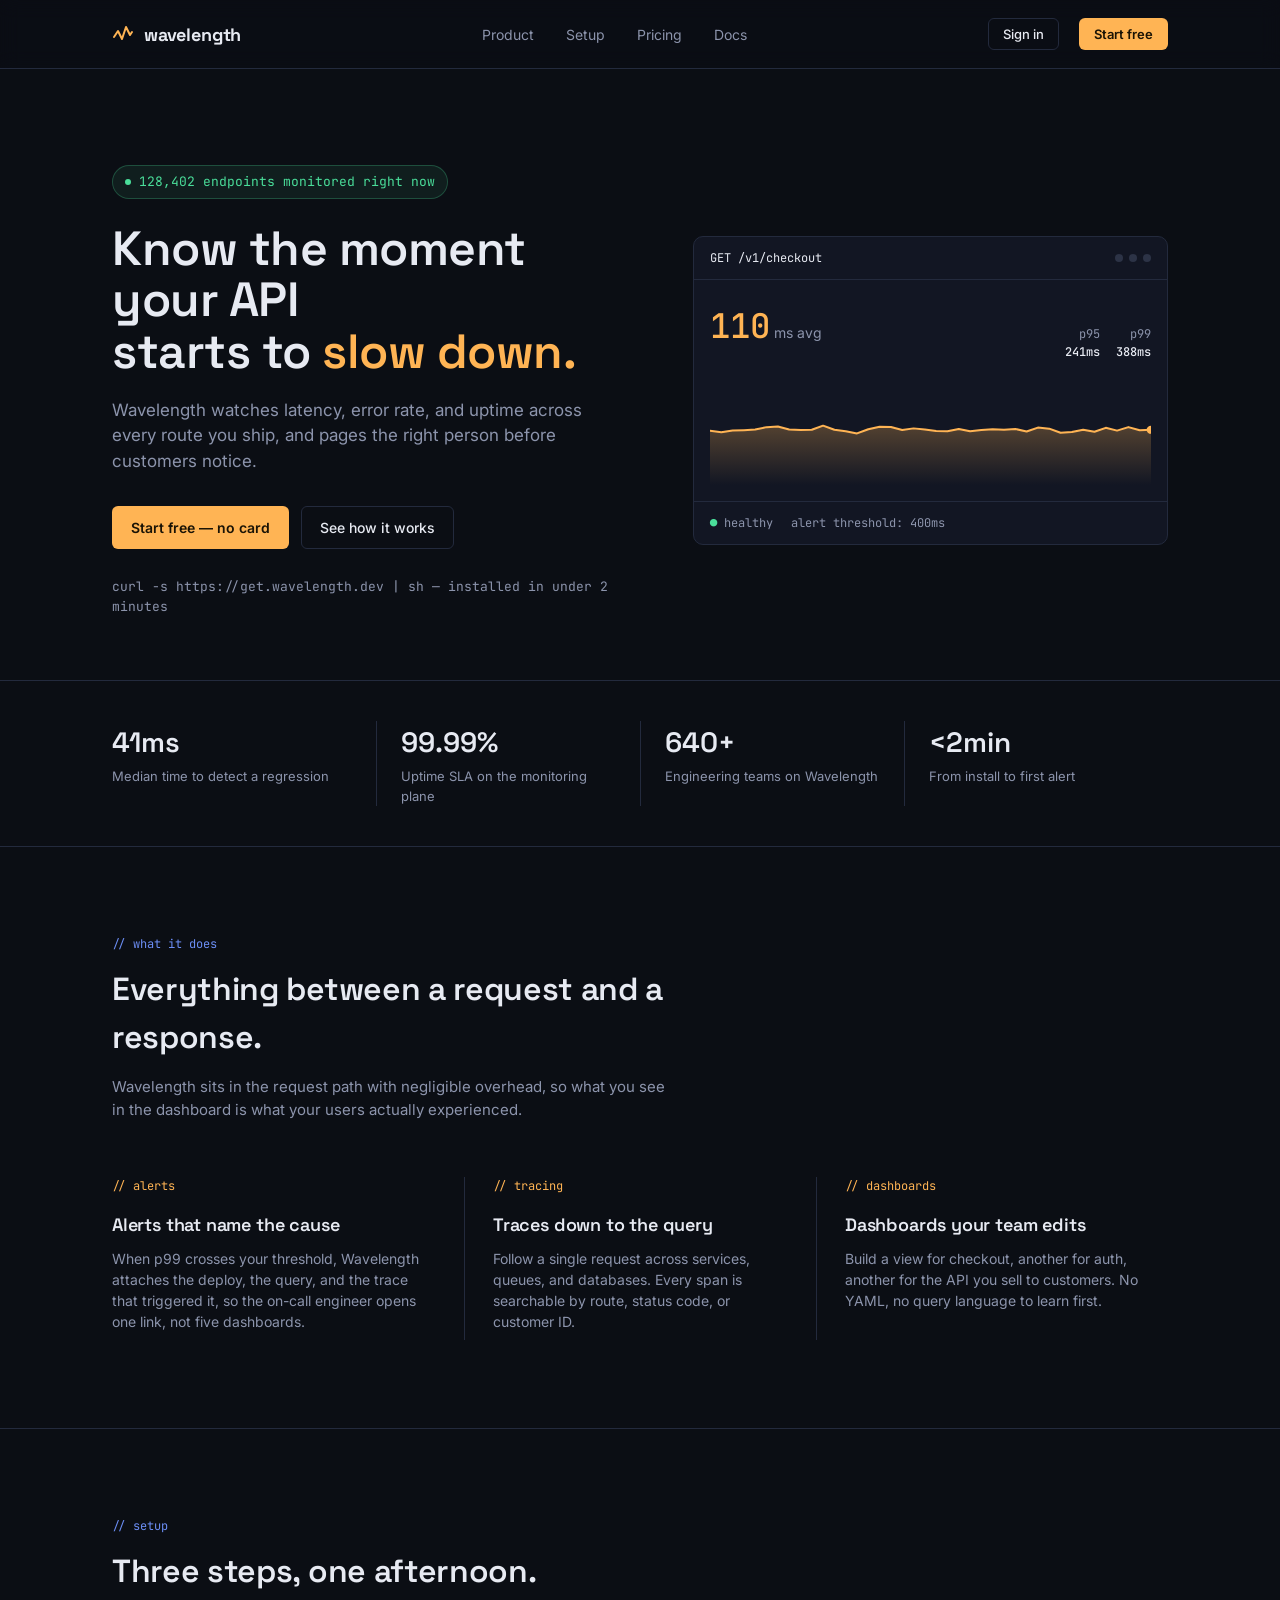
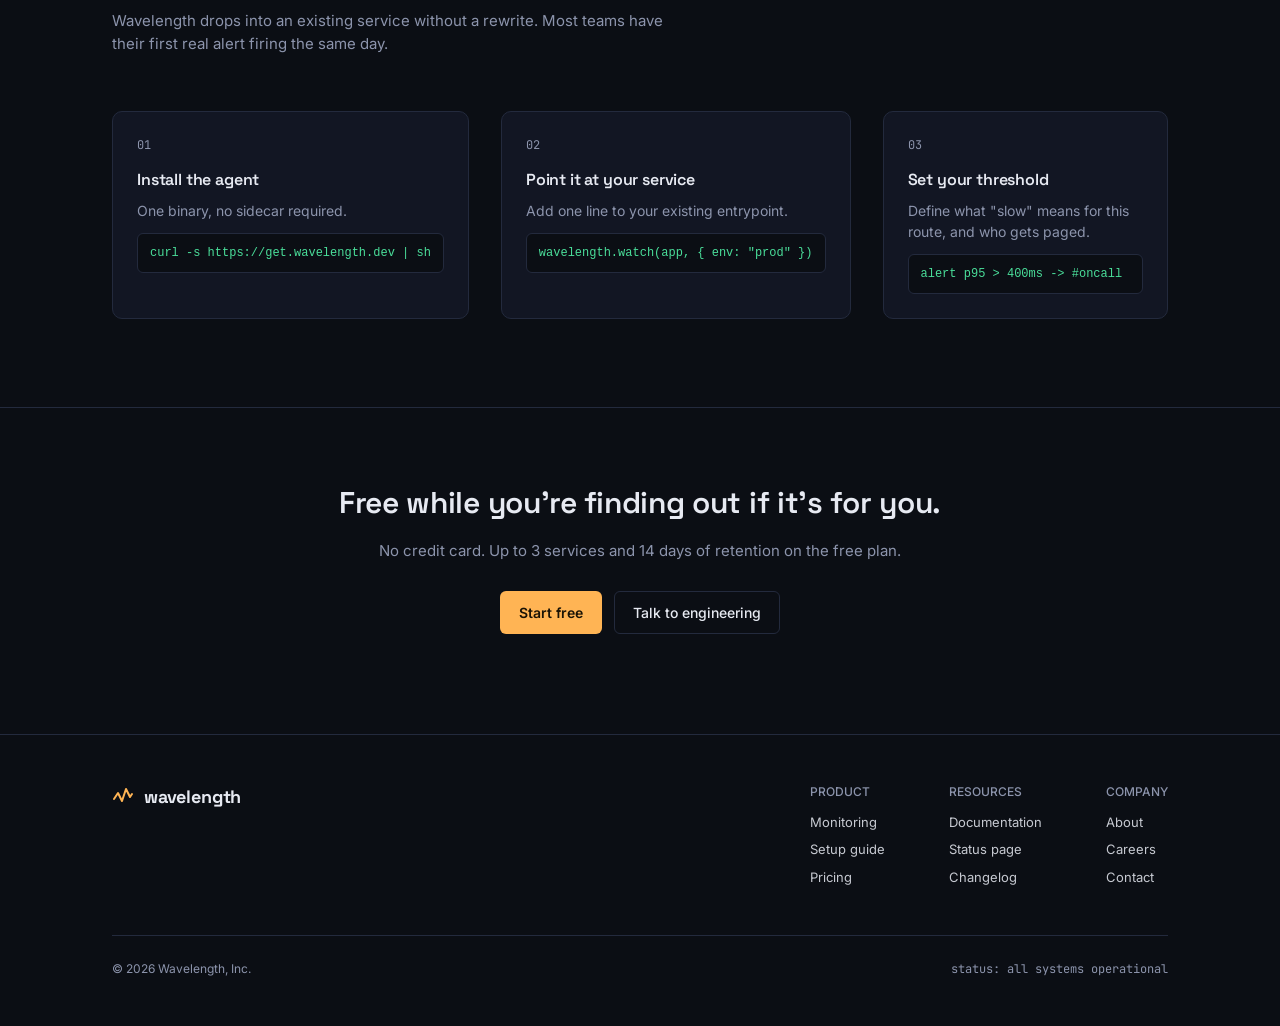
<file: Task-2-Landing-Page/index.html>
<!DOCTYPE html>
<html lang="en">
<head>
<meta charset="UTF-8" />
<meta name="viewport" content="width=device-width, initial-scale=1.0" />
<title>Wavelength — Real-time API observability</title>
<link rel="preconnect" href="https://fonts.googleapis.com">
<link rel="preconnect" href="https://fonts.gstatic.com" crossorigin>
<link href="https://fonts.googleapis.com/css2?family=Space+Grotesk:wght@500;600;700&family=Inter:wght@400;500;600&family=JetBrains+Mono:wght@400;500&display=swap" rel="stylesheet">
<link rel="stylesheet" href="style.css" />
</head>
<body>

<header>
  <div class="wrap">
    <nav>
      <div class="logo">
        <svg class="logo-mark" viewBox="0 0 22 22" fill="none">
          <path d="M2 14L6 8L10 16L14 4L18 12L20 9" stroke="#FFB454" stroke-width="2" stroke-linecap="round" stroke-linejoin="round"/>
        </svg>
        wavelength
      </div>
      <div class="nav-links">
        <a href="#features">Product</a>
        <a href="#how">Setup</a>
        <a href="#pricing">Pricing</a>
        <a href="#footer">Docs</a>
      </div>
      <div class="nav-cta">
        <button type="button" class="btn btn-ghost btn-sm js-open-auth" data-mode="signin">Sign in</button>
        <button type="button" class="btn btn-primary btn-sm js-open-auth" data-mode="signup">Start free</button>
      </div>
    </nav>
  </div>
</header>

<main>
  <!-- HERO -->
  <section class="hero">
    <div class="wrap">
      <div class="hero-grid">
        <div>
          <div class="eyebrow mono"><span class="dot"></span> 128,402 endpoints monitored right now</div>
          <h1>Know the moment your API<br> starts to <span class="hl">slow down.</span></h1>
          <p class="lead">Wavelength watches latency, error rate, and uptime across every route you ship, and pages the right person before customers notice.</p>
          <div class="hero-ctas">
            <button type="button" class="btn btn-primary js-open-auth" data-mode="signup">Start free — no card</button>
            <a href="#how" class="btn btn-ghost">See how it works</a>
          </div>
          <div class="hero-note mono">curl -s https://get.wavelength.dev | sh — installed in under 2 minutes</div>
        </div>

        <div class="panel" aria-label="Live latency monitor example">
          <div class="panel-head mono">
            <span class="route">GET /v1/checkout</span>
            <div class="traffic-lights"><span></span><span></span><span></span></div>
          </div>
          <div class="panel-body">
            <div class="readout">
              <div>
                <span class="big mono" id="liveNum">118</span><span class="unit">ms avg</span>
              </div>
              <div class="pct mono">
                <div>p95<b>241ms</b></div>
                <div>p99<b>388ms</b></div>
              </div>
            </div>
            <svg class="wave" viewBox="0 0 400 110" preserveAspectRatio="none">
              <defs>
                <linearGradient id="waveGrad" x1="0" y1="0" x2="0" y2="1">
                  <stop offset="0%" stop-color="#FFB454" stop-opacity="0.55"/>
                  <stop offset="100%" stop-color="#FFB454" stop-opacity="0"/>
                </linearGradient>
              </defs>
              <path id="waveFill" class="wave-fill" d=""></path>
              <path id="wavePath" class="wave-path" d=""></path>
              <circle id="waveCursor" class="wave-cursor" r="4" cx="400" cy="55"></circle>
            </svg>
          </div>
          <div class="panel-foot mono">
            <span><b>●</b> healthy</span>
            <span>alert threshold: 400ms</span>
          </div>
        </div>
      </div>
    </div>
  </section>

  <!-- STATS -->
  <section class="stats">
    <div class="wrap">
      <div class="stats-grid">
        <div class="stat">
          <div class="num">41ms</div>
          <div class="label">Median time to detect a regression</div>
        </div>
        <div class="stat">
          <div class="num">99.99%</div>
          <div class="label">Uptime SLA on the monitoring plane</div>
        </div>
        <div class="stat">
          <div class="num">640+</div>
          <div class="label">Engineering teams on Wavelength</div>
        </div>
        <div class="stat">
          <div class="num">&lt;2min</div>
          <div class="label">From install to first alert</div>
        </div>
      </div>
    </div>
  </section>

  <!-- FEATURES -->
  <section class="section" id="features">
    <div class="wrap">
      <div class="section-head">
        <span class="tag mono">// what it does</span>
        <h2>Everything between a request and a response.</h2>
        <p>Wavelength sits in the request path with negligible overhead, so what you see in the dashboard is what your users actually experienced.</p>
      </div>
      <div class="features">
        <div class="feature">
          <span class="tag mono">// alerts</span>
          <h3>Alerts that name the cause</h3>
          <p>When p99 crosses your threshold, Wavelength attaches the deploy, the query, and the trace that triggered it, so the on-call engineer opens one link, not five dashboards.</p>
        </div>
        <div class="feature">
          <span class="tag mono">// tracing</span>
          <h3>Traces down to the query</h3>
          <p>Follow a single request across services, queues, and databases. Every span is searchable by route, status code, or customer ID.</p>
        </div>
        <div class="feature">
          <span class="tag mono">// dashboards</span>
          <h3>Dashboards your team edits</h3>
          <p>Build a view for checkout, another for auth, another for the API you sell to customers. No YAML, no query language to learn first.</p>
        </div>
      </div>
    </div>
  </section>

  <!-- HOW IT WORKS -->
  <section class="section" id="how">
    <div class="wrap">
      <div class="section-head">
        <span class="tag mono">// setup</span>
        <h2>Three steps, one afternoon.</h2>
        <p>Wavelength drops into an existing service without a rewrite. Most teams have their first real alert firing the same day.</p>
      </div>
      <div class="steps">
        <div class="step">
          <span class="idx mono">01</span>
          <h3>Install the agent</h3>
          <p>One binary, no sidecar required.</p>
          <pre>curl -s https://get.wavelength.dev | sh</pre>
        </div>
        <div class="step">
          <span class="idx mono">02</span>
          <h3>Point it at your service</h3>
          <p>Add one line to your existing entrypoint.</p>
          <pre>wavelength.watch(app, { env: "prod" })</pre>
        </div>
        <div class="step">
          <span class="idx mono">03</span>
          <h3>Set your threshold</h3>
          <p>Define what "slow" means for this route, and who gets paged.</p>
          <pre>alert p95 > 400ms -> #oncall</pre>
        </div>
      </div>
    </div>
  </section>

  <!-- CTA -->
  <section class="cta-band" id="pricing">
    <div class="wrap">
      <h2>Free while you're finding out if it's for you.</h2>
      <p>No credit card. Up to 3 services and 14 days of retention on the free plan.</p>
      <div class="hero-ctas">
        <button type="button" class="btn btn-primary js-open-auth" data-mode="signup">Start free</button>
        <a href="mailto:engineering@wavelength.dev" class="btn btn-ghost">Talk to engineering</a>
      </div>
    </div>
  </section>
</main>

<footer id="footer">
  <div class="wrap">
    <div class="footer-grid">
      <div class="logo">
        <svg class="logo-mark" viewBox="0 0 22 22" fill="none">
          <path d="M2 14L6 8L10 16L14 4L18 12L20 9" stroke="#FFB454" stroke-width="2" stroke-linecap="round" stroke-linejoin="round"/>
        </svg>
        wavelength
      </div>
      <div class="footer-cols">
        <div class="footer-col">
          <h4>PRODUCT</h4>
          <a href="#features">Monitoring</a>
          <a href="#how">Setup guide</a>
          <a href="#pricing">Pricing</a>
        </div>
        <div class="footer-col">
          <h4>RESOURCES</h4>
          <a href="#">Documentation</a>
          <a href="#">Status page</a>
          <a href="#">Changelog</a>
        </div>
        <div class="footer-col">
          <h4>COMPANY</h4>
          <a href="#">About</a>
          <a href="#">Careers</a>
          <a href="#">Contact</a>
        </div>
      </div>
    </div>
    <div class="footer-bottom">
      <span>© 2026 Wavelength, Inc.</span>
      <span class="mono">status: all systems operational</span>
    </div>
  </div>
</footer>

<div class="modal-overlay" id="authOverlay" aria-hidden="true">
  <div class="modal" role="dialog" aria-modal="true" aria-labelledby="modalTitle">

    <div id="modalForm">
      <div class="modal-head">
        <h3 id="modalTitle">Sign in</h3>
        <button type="button" class="modal-close" id="modalClose" aria-label="Close">✕</button>
      </div>
      <p class="modal-sub" id="modalSub">Welcome back. Enter your details to continue.</p>

      <form id="authForm" novalidate>
        <div class="field" id="emailField">
          <label for="emailInput">Work email</label>
          <input type="email" id="emailInput" placeholder="you@company.com" autocomplete="email" />
          <div class="field-error">Enter a valid email address.</div>
        </div>
        <div class="field" id="passwordField">
          <label for="passwordInput">Password</label>
          <input type="password" id="passwordInput" placeholder="••••••••" autocomplete="current-password" />
          <div class="field-error">Password must be at least 8 characters.</div>
        </div>
        <button type="submit" class="btn btn-primary" id="submitBtn">Sign in</button>
      </form>

      <div class="modal-switch">
        <span id="switchText">Don't have an account?</span>
        <button type="button" id="switchBtn">Start free</button>
      </div>
    </div>

    <div class="modal-success" id="modalSuccess" style="display:none;">
      <div class="check">
        <svg width="20" height="20" viewBox="0 0 20 20" fill="none"><path d="M4 10l4 4 8-8" stroke="#4ADE9A" stroke-width="2" stroke-linecap="round" stroke-linejoin="round"/></svg>
      </div>
      <h3 id="successTitle">You're in.</h3>
      <p id="successSub">This is a demo — no account was actually created.</p>
      <button type="button" class="btn btn-ghost" id="successClose" style="width:100%;">Close</button>
    </div>

  </div>
</div>

<script>
  // Generate a plausible latency waveform and animate a live cursor + ticking number.
  (function(){
    const W = 400, H = 110, N = 40;
    const points = [];
    let base = 110;
    for(let i=0;i<N;i++){
      base += (Math.random()-0.5)*18;
      base = Math.max(50, Math.min(170, base));
      points.push(base);
    }

    function toPath(vals){
      const step = W/(vals.length-1);
      let d = `M0 ${H - (vals[0]/220)*H}`;
      for(let i=1;i<vals.length;i++){
        d += ` L${i*step} ${H - (vals[i]/220)*H}`;
      }
      return d;
    }
    function toFill(vals){
      return toPath(vals) + ` L${W} ${H} L0 ${H} Z`;
    }

    const pathEl = document.getElementById('wavePath');
    const fillEl = document.getElementById('waveFill');
    const cursor = document.getElementById('waveCursor');
    const liveNum = document.getElementById('liveNum');

    function render(){
      pathEl.setAttribute('d', toPath(points));
      fillEl.setAttribute('d', toFill(points));
      const last = points[points.length-1];
      cursor.setAttribute('cy', H - (last/220)*H);
      liveNum.textContent = Math.round(last);
    }
    render();

    const reduceMotion = window.matchMedia('(prefers-reduced-motion: reduce)').matches;
    if(!reduceMotion){
      setInterval(()=>{
        points.shift();
        let next = points[points.length-1] + (Math.random()-0.5)*22;
        next = Math.max(50, Math.min(190, next));
        points.push(next);
        render();
      }, 1400);
    }
  })();

  // ---------- Auth modal ----------
  (function(){
    const overlay = document.getElementById('authOverlay');
    const modalForm = document.getElementById('modalForm');
    const modalSuccess = document.getElementById('modalSuccess');
    const title = document.getElementById('modalTitle');
    const sub = document.getElementById('modalSub');
    const submitBtn = document.getElementById('submitBtn');
    const switchText = document.getElementById('switchText');
    const switchBtn = document.getElementById('switchBtn');
    const closeBtn = document.getElementById('modalClose');
    const successClose = document.getElementById('successClose');
    const successTitle = document.getElementById('successTitle');
    const successSub = document.getElementById('successSub');
    const form = document.getElementById('authForm');
    const emailField = document.getElementById('emailField');
    const passwordField = document.getElementById('passwordField');
    const emailInput = document.getElementById('emailInput');
    const passwordInput = document.getElementById('passwordInput');

    let mode = 'signin';
    let lastFocused = null;

    function setMode(next){
      mode = next;
      if(mode === 'signin'){
        title.textContent = 'Sign in';
        sub.textContent = 'Welcome back. Enter your details to continue.';
        submitBtn.textContent = 'Sign in';
        switchText.textContent = "Don't have an account?";
        switchBtn.textContent = 'Start free';
      } else {
        title.textContent = 'Create your account';
        sub.textContent = 'Free for up to 3 services. No card required.';
        submitBtn.textContent = 'Create account';
        switchText.textContent = 'Already have an account?';
        switchBtn.textContent = 'Sign in';
      }
    }

    function openModal(initialMode){
      setMode(initialMode);
      modalForm.style.display = '';
      modalSuccess.style.display = 'none';
      form.reset();
      [emailField, passwordField].forEach(f => f.classList.remove('has-error'));
      lastFocused = document.activeElement;
      overlay.classList.add('is-open');
      overlay.setAttribute('aria-hidden', 'false');
      document.body.style.overflow = 'hidden';
      setTimeout(()=> emailInput.focus(), 50);
    }

    function closeModal(){
      overlay.classList.remove('is-open');
      overlay.setAttribute('aria-hidden', 'true');
      document.body.style.overflow = '';
      if(lastFocused) lastFocused.focus();
    }

    document.querySelectorAll('.js-open-auth').forEach(btn=>{
      btn.addEventListener('click', ()=> openModal(btn.dataset.mode || 'signin'));
    });

    closeBtn.addEventListener('click', closeModal);
    successClose.addEventListener('click', closeModal);
    overlay.addEventListener('click', (e)=>{ if(e.target === overlay) closeModal(); });
    document.addEventListener('keydown', (e)=>{
      if(e.key === 'Escape' && overlay.classList.contains('is-open')) closeModal();
    });
    switchBtn.addEventListener('click', ()=> setMode(mode === 'signin' ? 'signup' : 'signin'));

    function isValidEmail(v){ return /^[^\s@]+@[^\s@]+\.[^\s@]+$/.test(v); }

    form.addEventListener('submit', (e)=>{
      e.preventDefault();
      let valid = true;

      if(!isValidEmail(emailInput.value.trim())){
        emailField.classList.add('has-error');
        valid = false;
      } else {
        emailField.classList.remove('has-error');
      }

      if(passwordInput.value.length < 8){
        passwordField.classList.add('has-error');
        valid = false;
      } else {
        passwordField.classList.remove('has-error');
      }

      if(!valid) return;

      modalForm.style.display = 'none';
      modalSuccess.style.display = '';
      if(mode === 'signin'){
        successTitle.textContent = 'Welcome back.';
        successSub.textContent = 'This is a demo — no real sign-in occurred.';
      } else {
        successTitle.textContent = "You're in.";
        successSub.textContent = 'This is a demo — no account was actually created.';
      }
    });
  })();
</script>

</body>
</html>
</file>
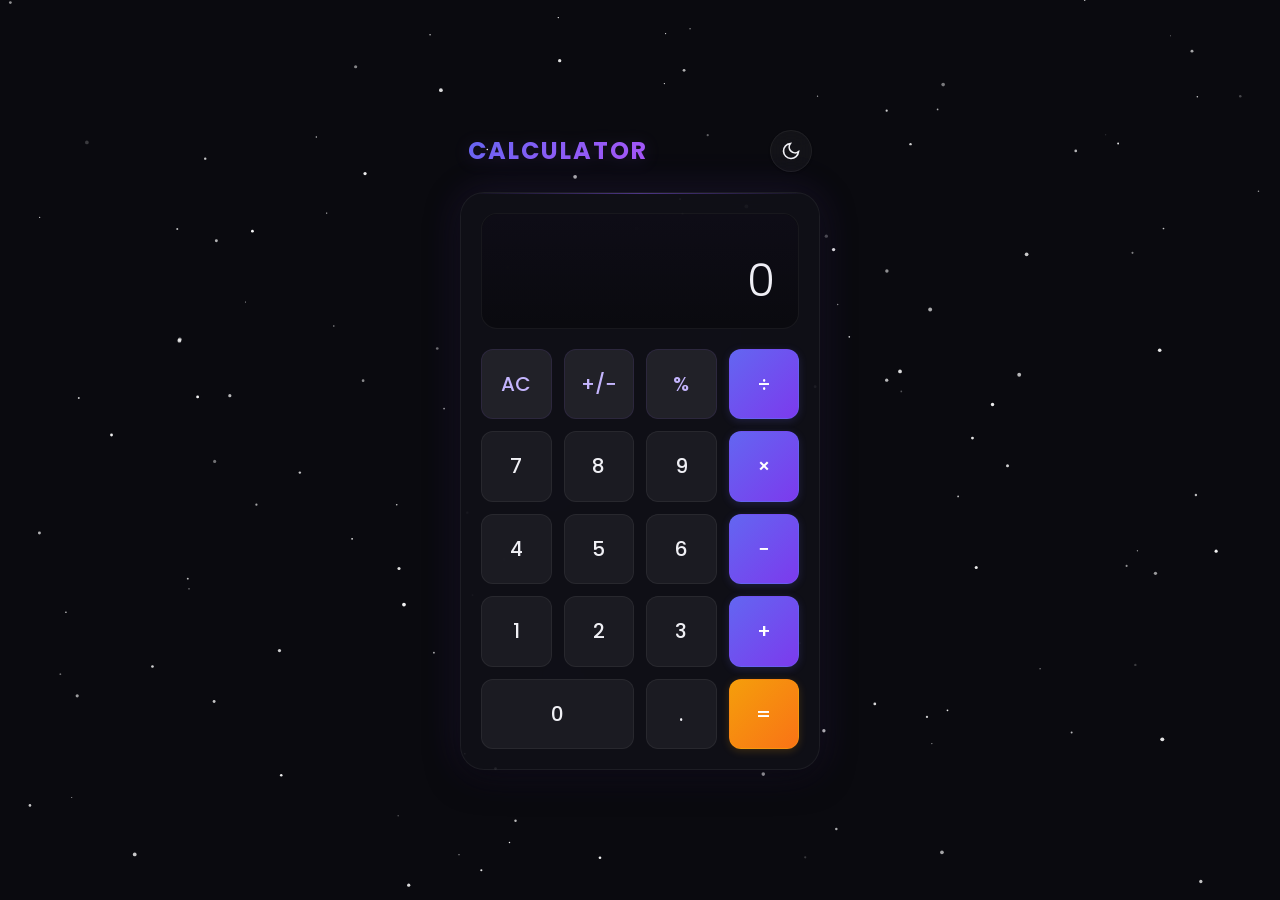
<file: Task-3-Calculator/index.html>
<!DOCTYPE html>
<html lang="en">
<head>
  <meta charset="UTF-8">
  <meta name="viewport" content="width=device-width, initial-scale=1.0">
  <meta name="description" content="A sleek, modern calculator with addition, subtraction, multiplication, and division operations.">
  <title>Calculator</title>
  <link rel="preconnect" href="https://fonts.googleapis.com">
  <link rel="preconnect" href="https://fonts.gstatic.com" crossorigin>
  <link href="https://fonts.googleapis.com/css2?family=Poppins:wght@300;400;500;600;700&display=swap" rel="stylesheet">
  <link rel="stylesheet" href="style.css">
</head>
<body>
  <canvas id="bg-canvas"></canvas>

  <main class="calculator-wrapper">
    <header class="calc-header">
      <h1 class="calc-title">CALCULATOR</h1>
      <button class="theme-toggle" id="theme-toggle" aria-label="Toggle Theme">
        <svg class="sun-icon" viewBox="0 0 24 24" fill="none" stroke="currentColor" stroke-width="2">
          <circle cx="12" cy="12" r="5"></circle>
          <line x1="12" y1="1" x2="12" y2="3"></line>
          <line x1="12" y1="21" x2="12" y2="23"></line>
          <line x1="4.22" y1="4.22" x2="5.64" y2="5.64"></line>
          <line x1="18.36" y1="18.36" x2="19.78" y2="19.78"></line>
          <line x1="1" y1="12" x2="3" y2="12"></line>
          <line x1="21" y1="12" x2="23" y2="12"></line>
          <line x1="4.22" y1="19.78" x2="5.64" y2="18.36"></line>
          <line x1="18.36" y1="5.64" x2="19.78" y2="4.22"></line>
        </svg>
        <svg class="moon-icon" viewBox="0 0 24 24" fill="none" stroke="currentColor" stroke-width="2">
          <path d="M21 12.79A9 9 0 1 1 11.21 3 7 7 0 0 0 21 12.79z"></path>
        </svg>
      </button>
    </header>

    <div class="calculator" id="calculator">
      <!-- Display -->
      <div class="display" id="display">
        <div class="display-expression" id="display-expression"></div>
        <div class="display-current" id="display-current">0</div>
      </div>

      <!-- Button Grid -->
      <div class="buttons-grid">
        <!-- Row 1 -->
        <button class="btn btn-function" id="btn-clear" data-action="clear">AC</button>
        <button class="btn btn-function" id="btn-sign" data-action="sign">+/−</button>
        <button class="btn btn-function" id="btn-percent" data-action="percent">%</button>
        <button class="btn btn-operator" id="btn-divide" data-action="operator" data-value="/">÷</button>

        <!-- Row 2 -->
        <button class="btn btn-number" id="btn-7" data-action="number" data-value="7">7</button>
        <button class="btn btn-number" id="btn-8" data-action="number" data-value="8">8</button>
        <button class="btn btn-number" id="btn-9" data-action="number" data-value="9">9</button>
        <button class="btn btn-operator" id="btn-multiply" data-action="operator" data-value="*">×</button>

        <!-- Row 3 -->
        <button class="btn btn-number" id="btn-4" data-action="number" data-value="4">4</button>
        <button class="btn btn-number" id="btn-5" data-action="number" data-value="5">5</button>
        <button class="btn btn-number" id="btn-6" data-action="number" data-value="6">6</button>
        <button class="btn btn-operator" id="btn-subtract" data-action="operator" data-value="-">−</button>

        <!-- Row 4 -->
        <button class="btn btn-number" id="btn-1" data-action="number" data-value="1">1</button>
        <button class="btn btn-number" id="btn-2" data-action="number" data-value="2">2</button>
        <button class="btn btn-number" id="btn-3" data-action="number" data-value="3">3</button>
        <button class="btn btn-operator" id="btn-add" data-action="operator" data-value="+">+</button>

        <!-- Row 5 -->
        <button class="btn btn-number btn-zero" id="btn-0" data-action="number" data-value="0">0</button>
        <button class="btn btn-number" id="btn-decimal" data-action="decimal" data-value=".">.</button>
        <button class="btn btn-equals" id="btn-equals" data-action="equals">=</button>
      </div>
    </div>
  </main>

  <script src="script.js"></script>
</body>
</html>
</file>
<file: Task-2-Landing-Page/style.css>
:root {
  --bg: #0B0E14;
  --surface: #121623;
  --surface-2: #171C2B;
  --border: #232A3D;
  --text: #E7EAF2;
  --text-muted: #8C94AC;
  --accent: #FFB454;      /* signal amber */
  --accent-dim: #8a6a3a;
  --accent-2: #6C8EF5;    /* cool blue, secondary signal */
  --good: #4ADE9A;
  --radius: 6px;
  --max-w: 1120px;
}

* { box-sizing: border-box; }
html { scroll-behavior: smooth; }
body {
  margin: 0;
  background: var(--bg);
  color: var(--text);
  font-family: 'Inter', -apple-system, sans-serif;
  -webkit-font-smoothing: antialiased;
  line-height: 1.5;
}
h1, h2, h3 {
  font-family: 'Space Grotesk', sans-serif;
  font-weight: 600;
  margin: 0;
  letter-spacing: -0.01em;
}
.mono {
  font-family: 'JetBrains Mono', monospace;
}
a { color: inherit; text-decoration: none; }
img { max-width: 100%; display: block; }

:focus-visible {
  outline: 2px solid var(--accent);
  outline-offset: 3px;
  border-radius: 3px;
}

.wrap {
  max-width: var(--max-w);
  margin: 0 auto;
  padding: 0 32px;
}

/* ---------- NAV ---------- */
header {
  position: sticky;
  top: 0;
  z-index: 20;
  background: rgba(11,14,20,0.85);
  backdrop-filter: blur(10px);
  border-bottom: 1px solid var(--border);
}
nav {
  display: flex;
  align-items: center;
  justify-content: space-between;
  height: 68px;
}
.logo {
  display: flex; align-items: center; gap: 10px;
  font-family: 'Space Grotesk', sans-serif;
  font-weight: 700;
  font-size: 18px;
  letter-spacing: -0.01em;
}
.logo-mark {
  width: 22px; height: 22px;
  flex-shrink: 0;
}
.nav-links {
  display: flex;
  gap: 32px;
  font-size: 14px;
  color: var(--text-muted);
}
.nav-links a:hover { color: var(--text); }
.nav-cta {
  display: flex; align-items: center; gap: 20px;
}
.btn {
  display: inline-flex;
  align-items: center;
  justify-content: center;
  gap: 8px;
  padding: 10px 18px;
  border-radius: var(--radius);
  font-size: 14px;
  font-weight: 500;
  font-family: inherit;
  border: 1px solid transparent;
  cursor: pointer;
  transition: transform .15s ease, background .15s ease, border-color .15s ease;
  white-space: nowrap;
  appearance: none;
  -webkit-appearance: none;
  background-color: transparent;
  color: inherit;
}
.btn-primary {
  background: var(--accent);
  color: #1A1305;
  font-weight: 600;
}
.btn-primary:hover { transform: translateY(-1px); background: #ffc069; }
.btn-ghost {
  color: var(--text);
  border-color: var(--border);
}
.btn-ghost:hover { border-color: #3a4258; }
.btn-sm { padding: 7px 14px; font-size: 13px; }

/* ---------- HERO ---------- */
.hero {
  padding: 96px 0 64px;
  border-bottom: 1px solid var(--border);
}
.eyebrow {
  display: inline-flex;
  align-items: center;
  gap: 8px;
  font-size: 13px;
  color: var(--good);
  background: rgba(74,222,154,0.08);
  border: 1px solid rgba(74,222,154,0.25);
  padding: 6px 12px;
  border-radius: 999px;
  margin-bottom: 24px;
}
.eyebrow .dot {
  width: 6px; height: 6px; border-radius: 50%;
  background: var(--good);
  box-shadow: 0 0 0 0 rgba(74,222,154,0.6);
  animation: pulse 2s infinite;
}
@keyframes pulse {
  0% { box-shadow: 0 0 0 0 rgba(74,222,154,0.5); }
  70% { box-shadow: 0 0 0 6px rgba(74,222,154,0); }
  100% { box-shadow: 0 0 0 0 rgba(74,222,154,0); }
}
.hero-grid {
  display: grid;
  grid-template-columns: 1.05fr 0.95fr;
  gap: 56px;
  align-items: center;
}
.hero h1 {
  font-size: 48px;
  line-height: 1.08;
  margin-bottom: 20px;
}
.hero h1 .hl { color: var(--accent); }
.hero p.lead {
  font-size: 17px;
  color: var(--text-muted);
  max-width: 46ch;
  margin-bottom: 32px;
}
.hero-ctas { display: flex; gap: 12px; margin-bottom: 28px; }
.hero-note {
  font-size: 13px;
  color: var(--text-muted);
}

/* signature: live latency panel */
.panel {
  background: var(--surface);
  border: 1px solid var(--border);
  border-radius: 10px;
  overflow: hidden;
}
.panel-head {
  display: flex; align-items: center; justify-content: space-between;
  padding: 12px 16px;
  border-bottom: 1px solid var(--border);
  font-size: 12px;
  color: var(--text-muted);
}
.panel-head .route { color: var(--text); }
.traffic-lights { display: flex; gap: 6px; }
.traffic-lights span { width: 8px; height: 8px; border-radius: 50%; background: #2C3346; display: block; }
.panel-body { padding: 20px 16px 16px; }
.readout {
  display: flex; justify-content: space-between; align-items: baseline;
  margin-bottom: 14px;
}
.readout .big {
  font-size: 34px;
  font-weight: 500;
  color: var(--accent);
}
.readout .unit {
  font-size: 14px;
  color: var(--text-muted);
  margin-left: 4px;
}
.readout .pct { display: flex; gap: 16px; font-size: 12px; color: var(--text-muted); text-align: right; }
.readout .pct b { color: var(--text); font-weight: 500; display: block; }
svg.wave { width: 100%; height: 110px; display: block; }
.wave-path {
  fill: none;
  stroke: var(--accent);
  stroke-width: 2;
  stroke-linecap: round;
  stroke-linejoin: round;
}
.wave-fill { fill: url(#waveGrad); opacity: 0.5; }
.wave-cursor { fill: var(--accent); }
.panel-foot {
  display: flex; gap: 18px;
  padding: 12px 16px;
  border-top: 1px solid var(--border);
  font-size: 12px;
  color: var(--text-muted);
}
.panel-foot b { color: var(--good); font-weight: 500; }

/* ---------- STATS ---------- */
.stats {
  border-bottom: 1px solid var(--border);
  padding: 40px 0;
}
.stats-grid {
  display: grid;
  grid-template-columns: repeat(4, 1fr);
}
.stat {
  padding: 0 24px;
  border-left: 1px solid var(--border);
}
.stat:first-child { border-left: none; padding-left: 0; }
.stat .num {
  font-family: 'Space Grotesk', sans-serif;
  font-size: 28px;
  font-weight: 600;
  color: var(--text);
}
.stat .label {
  font-size: 13px;
  color: var(--text-muted);
  margin-top: 4px;
}

/* ---------- FEATURES ---------- */
.section { padding: 88px 0; border-bottom: 1px solid var(--border); }
.section-head { max-width: 560px; margin-bottom: 56px; }
.section-head .tag {
  font-size: 12px;
  color: var(--accent-2);
  margin-bottom: 12px;
  display: block;
}
.section-head h2 { font-size: 32px; margin-bottom: 14px; }
.section-head p { color: var(--text-muted); font-size: 15px; }

.features {
  display: grid;
  grid-template-columns: repeat(3, 1fr);
}
.feature {
  padding: 0 28px 8px;
  border-left: 1px solid var(--border);
}
.feature:first-child { border-left: none; padding-left: 0; }
.feature .tag {
  font-size: 12px;
  color: var(--accent);
  display: block;
  margin-bottom: 16px;
}
.feature h3 { font-size: 18px; margin-bottom: 10px; }
.feature p { font-size: 14px; color: var(--text-muted); margin: 0; }

/* ---------- HOW IT WORKS ---------- */
.steps {
  display: grid;
  grid-template-columns: repeat(3, 1fr);
  gap: 32px;
}
.step {
  background: var(--surface);
  border: 1px solid var(--border);
  border-radius: 10px;
  padding: 24px;
}
.step .idx {
  font-size: 12px;
  color: var(--text-muted);
  margin-bottom: 14px;
  display: block;
}
.step h3 { font-size: 16px; margin-bottom: 8px; }
.step p { font-size: 14px; color: var(--text-muted); margin: 0; }
.step pre {
  background: var(--bg);
  border: 1px solid var(--border);
  border-radius: 6px;
  padding: 10px 12px;
  font-size: 12px;
  color: var(--good);
  overflow-x: auto;
  margin: 12px 0 0;
}

/* ---------- CTA BAND ---------- */
.cta-band {
  padding: 72px 0;
  text-align: center;
  border-bottom: 1px solid var(--border);
}
.cta-band h2 { font-size: 30px; margin-bottom: 14px; }
.cta-band p { color: var(--text-muted); margin-bottom: 28px; font-size: 15px; }
.cta-band .hero-ctas { justify-content: center; }

/* ---------- FOOTER ---------- */
footer { padding: 48px 0; }
.footer-grid {
  display: flex;
  justify-content: space-between;
  align-items: flex-start;
  flex-wrap: wrap;
  gap: 32px;
}
.footer-cols { display: flex; gap: 64px; }
.footer-col h4 {
  font-size: 12px;
  color: var(--text-muted);
  margin: 0 0 12px;
  font-weight: 500;
}
.footer-col a {
  display: block;
  font-size: 13px;
  color: var(--text);
  margin-bottom: 8px;
  opacity: 0.85;
}
.footer-col a:hover { opacity: 1; }
.footer-bottom {
  margin-top: 40px;
  padding-top: 24px;
  border-top: 1px solid var(--border);
  display: flex;
  justify-content: space-between;
  font-size: 12px;
  color: var(--text-muted);
  flex-wrap: wrap;
  gap: 12px;
}

/* ---------- AUTH MODAL ---------- */
.modal-overlay {
  position: fixed;
  inset: 0;
  background: rgba(6,8,13,0.7);
  backdrop-filter: blur(3px);
  display: flex;
  align-items: center;
  justify-content: center;
  padding: 24px;
  z-index: 100;
  opacity: 0;
  pointer-events: none;
  transition: opacity .18s ease;
}
.modal-overlay.is-open {
  opacity: 1;
  pointer-events: auto;
}
.modal {
  width: 100%;
  max-width: 380px;
  background: var(--surface);
  border: 1px solid var(--border);
  border-radius: 12px;
  padding: 28px;
  transform: translateY(8px) scale(0.98);
  transition: transform .18s ease;
  box-shadow: 0 20px 60px rgba(0,0,0,0.45);
}
.modal-overlay.is-open .modal {
  transform: translateY(0) scale(1);
}
.modal-head {
  display: flex;
  align-items: flex-start;
  justify-content: space-between;
  margin-bottom: 6px;
}
.modal-head h3 { font-size: 20px; }
.modal-close {
  background: none;
  border: none;
  color: var(--text-muted);
  cursor: pointer;
  font-size: 18px;
  line-height: 1;
  padding: 4px;
  border-radius: 4px;
}
.modal-close:hover { color: var(--text); }
.modal-sub {
  font-size: 13px;
  color: var(--text-muted);
  margin: 0 0 22px;
}
.field { margin-bottom: 16px; }
.field label {
  display: block;
  font-size: 12px;
  color: var(--text-muted);
  margin-bottom: 6px;
}
.field input {
  width: 100%;
  background: var(--bg);
  border: 1px solid var(--border);
  color: var(--text);
  padding: 10px 12px;
  border-radius: var(--radius);
  font-size: 14px;
  font-family: 'Inter', sans-serif;
}
.field input:focus {
  outline: none;
  border-color: var(--accent);
}
.field-error {
  font-size: 12px;
  color: #FF8A80;
  margin-top: 6px;
  display: none;
}
.field.has-error input { border-color: #FF8A80; }
.field.has-error .field-error { display: block; }
.modal .btn-primary { width: 100%; margin-top: 4px; }
.modal-switch {
  text-align: center;
  font-size: 13px;
  color: var(--text-muted);
  margin-top: 18px;
}
.modal-switch button {
  background: none;
  border: none;
  color: var(--accent);
  cursor: pointer;
  font-size: 13px;
  font-family: inherit;
  padding: 0;
}
.modal-success {
  text-align: center;
  padding: 12px 0 4px;
}
.modal-success .check {
  width: 44px; height: 44px;
  border-radius: 50%;
  background: rgba(74,222,154,0.12);
  border: 1px solid rgba(74,222,154,0.35);
  display: flex; align-items: center; justify-content: center;
  margin: 0 auto 16px;
}
.modal-success h3 { font-size: 18px; margin-bottom: 8px; }
.modal-success p { font-size: 13px; color: var(--text-muted); margin: 0 0 20px; }

/* ---------- RESPONSIVE ---------- */
@media (max-width: 860px) {
  .hero-grid { grid-template-columns: 1fr; }
  .hero h1 { font-size: 36px; }
  .stats-grid { grid-template-columns: repeat(2, 1fr); row-gap: 24px; }
  .stat:nth-child(3) { border-left: none; padding-left: 0; }
  .features { grid-template-columns: 1fr; row-gap: 32px; }
  .feature { border-left: none; padding-left: 0; }
  .steps { grid-template-columns: 1fr; }
  .nav-links { display: none; }
  .footer-cols { gap: 32px; flex-wrap: wrap; }
}

@media (prefers-reduced-motion: reduce) {
  * { animation: none !important; transition: none !important; }
}
</file>
<file: Task-3-Calculator/style.css>
/* ============================================
   CSS Custom Properties / Design Tokens
   ============================================ */
:root {
  /* Colors (Dark Theme - Default) */
  --bg-primary: #0a0a0f;
  --bg-secondary: rgba(18, 18, 26, 0.75);
  --surface: rgba(255, 255, 255, 0.04);
  --surface-hover: rgba(255, 255, 255, 0.08);
  --surface-active: rgba(255, 255, 255, 0.12);

  --text-primary: #f0f0f5;
  --text-secondary: rgba(240, 240, 245, 0.55);
  --text-muted: rgba(240, 240, 245, 0.35);

  --accent-gradient: linear-gradient(135deg, #6366f1, #8b5cf6, #a855f7);
  --accent-solid: #8b5cf6;
  --accent-hover: #a78bfa;

  --function-bg: rgba(255, 255, 255, 0.08);
  --function-hover: rgba(255, 255, 255, 0.14);
  --function-text: #c4b5fd;

  --number-bg: rgba(255, 255, 255, 0.05);
  --number-hover: rgba(255, 255, 255, 0.1);

  --operator-bg: linear-gradient(135deg, #6366f1, #7c3aed);
  --operator-hover: linear-gradient(135deg, #818cf8, #8b5cf6);

  --equals-bg: linear-gradient(135deg, #f59e0b, #f97316);
  --equals-hover: linear-gradient(135deg, #fbbf24, #fb923c);

  --border-subtle: rgba(255, 255, 255, 0.06);
  --border-glow: rgba(139, 92, 246, 0.3);

  /* Shadows */
  --shadow-sm: 0 1px 2px rgba(0, 0, 0, 0.3);
  --shadow-md: 0 4px 16px rgba(0, 0, 0, 0.4);
  --shadow-lg: 0 8px 32px rgba(0, 0, 0, 0.5);
  --shadow-glow: 0 0 40px rgba(139, 92, 246, 0.15);

  /* Typography */
  --font-family: 'Poppins', -apple-system, BlinkMacSystemFont, sans-serif;

  /* Spacing */
  --gap: 12px;
  --padding: 20px;
  --radius-sm: 12px;
  --radius-md: 16px;
  --radius-lg: 24px;

  /* Transitions */
  --transition-fast: 150ms cubic-bezier(0.4, 0, 0.2, 1);
  --transition-normal: 250ms cubic-bezier(0.4, 0, 0.2, 1);
  --transition-bounce: 300ms cubic-bezier(0.34, 1.56, 0.64, 1);
}

:root.light-theme {
  /* Colors (Light Theme) */
  --bg-primary: #f2f3f8;
  --bg-secondary: rgba(255, 255, 255, 0.7);
  --surface: rgba(0, 0, 0, 0.03);
  --surface-hover: rgba(0, 0, 0, 0.06);
  --surface-active: rgba(0, 0, 0, 0.09);

  --text-primary: #1e1e2d;
  --text-secondary: rgba(30, 30, 45, 0.6);
  --text-muted: rgba(30, 30, 45, 0.4);

  --accent-gradient: linear-gradient(135deg, #4f46e5, #7c3aed, #ec4899);
  --accent-solid: #7c3aed;
  --accent-hover: #6366f1;

  --function-bg: rgba(124, 58, 237, 0.08);
  --function-hover: rgba(124, 58, 237, 0.15);
  --function-text: #6d28d9;

  --number-bg: rgba(0, 0, 0, 0.03);
  --number-hover: rgba(0, 0, 0, 0.07);

  --operator-bg: linear-gradient(135deg, #4f46e5, #7c3aed);
  --operator-hover: linear-gradient(135deg, #6366f1, #8b5cf6);

  --equals-bg: linear-gradient(135deg, #ea580c, #f97316);
  --equals-hover: linear-gradient(135deg, #f97316, #fb923c);

  --border-subtle: rgba(0, 0, 0, 0.08);
  --border-glow: rgba(124, 58, 237, 0.15);

  --shadow-sm: 0 1px 2px rgba(0, 0, 0, 0.05);
  --shadow-md: 0 4px 16px rgba(0, 0, 0, 0.08);
  --shadow-lg: 0 10px 30px rgba(0, 0, 0, 0.1);
  --shadow-glow: 0 0 40px rgba(124, 58, 237, 0.08);
}

/* ============================================
   Reset & Base
   ============================================ */
*,
*::before,
*::after {
  margin: 0;
  padding: 0;
  box-sizing: border-box;
}

html {
  font-size: 16px;
  -webkit-font-smoothing: antialiased;
  -moz-osx-font-smoothing: grayscale;
}

body {
  font-family: var(--font-family);
  background: var(--bg-primary);
  color: var(--text-primary);
  min-height: 100vh;
  display: flex;
  align-items: center;
  justify-content: center;
  overflow: hidden;
  position: relative;
  transition: background var(--transition-normal), color var(--transition-normal);
}

/* ============================================
   Background Canvas
   ============================================ */
#bg-canvas {
  position: fixed;
  top: 0;
  left: 0;
  width: 100%;
  height: 100%;
  pointer-events: none;
  z-index: 0;
}

/* ============================================
   Header, Title & Theme Toggle
   ============================================ */
.calc-header {
  display: flex;
  justify-content: space-between;
  align-items: center;
  width: 100%;
  max-width: 360px;
  margin-bottom: 20px;
  padding: 0 8px;
}

.calc-title {
  font-size: 1.5rem;
  font-weight: 700;
  letter-spacing: 2px;
  background: var(--accent-gradient);
  -webkit-background-clip: text;
  -webkit-text-fill-color: transparent;
  background-clip: text;
  filter: drop-shadow(0 2px 8px rgba(139, 92, 246, 0.15));
}

.theme-toggle {
  background: var(--surface);
  border: 1px solid var(--border-subtle);
  color: var(--text-primary);
  width: 42px;
  height: 42px;
  border-radius: 50%;
  display: flex;
  align-items: center;
  justify-content: center;
  cursor: pointer;
  box-shadow: var(--shadow-sm);
  backdrop-filter: blur(10px);
  position: relative;
  transition: 
    background var(--transition-fast), 
    transform var(--transition-bounce), 
    border-color var(--transition-fast);
}

.theme-toggle:hover {
  background: var(--surface-hover);
  border-color: var(--accent-solid);
  transform: scale(1.1) rotate(15deg);
}

.theme-toggle:active {
  transform: scale(0.9);
}

.theme-toggle svg {
  width: 20px;
  height: 20px;
  stroke: var(--text-primary);
  position: absolute;
  transition: transform var(--transition-normal), opacity var(--transition-normal);
}

/* Toggle icon visibility based on active theme */
:root:not(.light-theme) .sun-icon {
  opacity: 0;
  transform: scale(0.5) rotate(-90deg);
}
:root:not(.light-theme) .moon-icon {
  opacity: 1;
  transform: scale(1) rotate(0);
}

:root.light-theme .sun-icon {
  opacity: 1;
  transform: scale(1) rotate(0);
}
:root.light-theme .moon-icon {
  opacity: 0;
  transform: scale(0.5) rotate(90deg);
}

/* ============================================
   Calculator Wrapper
   ============================================ */
.calculator-wrapper {
  position: relative;
  z-index: 1;
  display: flex;
  flex-direction: column;
  align-items: center;
  justify-content: center;
  padding: 20px;
  width: 100%;
}

.calculator {
  width: 100%;
  max-width: 360px;
  background: var(--bg-secondary);
  border: 1px solid var(--border-subtle);
  border-radius: var(--radius-lg);
  padding: var(--padding);
  box-shadow: var(--shadow-lg), var(--shadow-glow);
  backdrop-filter: blur(20px);
  position: relative;
  overflow: hidden;
  animation: calculator-enter 0.6s cubic-bezier(0.34, 1.56, 0.64, 1) forwards;
  opacity: 0;
  transform: translateY(30px) scale(0.95);
}

.calculator::before {
  content: '';
  position: absolute;
  top: 0;
  left: 0;
  right: 0;
  height: 1px;
  background: linear-gradient(90deg, transparent, rgba(139, 92, 246, 0.5), transparent);
}

@keyframes calculator-enter {
  to {
    opacity: 1;
    transform: translateY(0) scale(1);
  }
}

/* ============================================
   Display
   ============================================ */
.display {
  background: rgba(0, 0, 0, 0.3);
  border: 1px solid var(--border-subtle);
  border-radius: var(--radius-md);
  padding: 20px 24px;
  margin-bottom: var(--padding);
  min-height: 110px;
  display: flex;
  flex-direction: column;
  justify-content: flex-end;
  align-items: flex-end;
  overflow: hidden;
  position: relative;
}

.display::after {
  content: '';
  position: absolute;
  inset: 0;
  border-radius: inherit;
  background: linear-gradient(180deg, rgba(139, 92, 246, 0.03), transparent);
  pointer-events: none;
}

.display-expression {
  font-size: 0.9rem;
  font-weight: 400;
  color: var(--text-muted);
  letter-spacing: 0.5px;
  min-height: 1.4em;
  word-break: break-all;
  text-align: right;
  width: 100%;
  transition: color var(--transition-fast);
}

.display-current {
  font-size: 2.8rem;
  font-weight: 300;
  letter-spacing: -1px;
  color: var(--text-primary);
  text-align: right;
  width: 100%;
  word-break: break-all;
  line-height: 1.2;
  transition: font-size var(--transition-normal);
}

.display-current.shrink {
  font-size: 2rem;
}

.display-current.shrink-more {
  font-size: 1.5rem;
}

/* ============================================
   Buttons Grid (CSS Grid)
   ============================================ */
.buttons-grid {
  display: grid;
  grid-template-columns: repeat(4, 1fr);
  gap: var(--gap);
}

/* ============================================
   Button Base
   ============================================ */
.btn {
  display: flex;
  align-items: center;
  justify-content: center;
  aspect-ratio: 1;
  border: 1px solid transparent;
  border-radius: var(--radius-sm);
  font-family: var(--font-family);
  font-size: 1.25rem;
  font-weight: 500;
  cursor: pointer;
  user-select: none;
  position: relative;
  overflow: hidden;
  transition:
    background var(--transition-fast),
    transform var(--transition-bounce),
    box-shadow var(--transition-fast),
    border-color var(--transition-fast);
}

.btn::after {
  content: '';
  position: absolute;
  inset: 0;
  background: radial-gradient(circle at center, rgba(255,255,255,0.2), transparent 70%);
  opacity: 0;
  transition: opacity var(--transition-fast);
}

.btn:active::after {
  opacity: 1;
}

.btn:active {
  transform: scale(0.92);
}

/* Ripple effect */
.btn .ripple {
  position: absolute;
  border-radius: 50%;
  background: rgba(255, 255, 255, 0.25);
  transform: scale(0);
  animation: ripple-expand 0.5s ease-out forwards;
  pointer-events: none;
}

@keyframes ripple-expand {
  to {
    transform: scale(4);
    opacity: 0;
  }
}

/* ============================================
   Button Variants
   ============================================ */

/* Number buttons */
.btn-number {
  background: var(--number-bg);
  color: var(--text-primary);
  border-color: var(--border-subtle);
}

.btn-number:hover {
  background: var(--number-hover);
  border-color: rgba(255, 255, 255, 0.1);
  box-shadow: var(--shadow-sm);
}

/* Zero button spans 2 columns */
.btn-zero {
  grid-column: span 2;
  aspect-ratio: auto;
  border-radius: var(--radius-sm);
}

/* Function buttons (AC, +/-, %) */
.btn-function {
  background: var(--function-bg);
  color: var(--function-text);
  border-color: rgba(139, 92, 246, 0.1);
}

.btn-function:hover {
  background: var(--function-hover);
  border-color: rgba(139, 92, 246, 0.2);
  box-shadow: 0 0 12px rgba(139, 92, 246, 0.1);
}

/* Operator buttons */
.btn-operator {
  background: var(--operator-bg);
  color: #fff;
  border-color: rgba(99, 102, 241, 0.3);
  box-shadow: 0 2px 8px rgba(99, 102, 241, 0.2);
}

.btn-operator:hover {
  background: var(--operator-hover);
  box-shadow: 0 4px 16px rgba(99, 102, 241, 0.3);
}

.btn-operator.active {
  background: linear-gradient(135deg, #818cf8, #a78bfa);
  box-shadow: 0 0 20px rgba(139, 92, 246, 0.4), inset 0 0 12px rgba(255, 255, 255, 0.1);
  border-color: rgba(167, 139, 250, 0.5);
}

/* Equals button */
.btn-equals {
  background: var(--equals-bg);
  color: #fff;
  border-color: rgba(245, 158, 11, 0.3);
  box-shadow: 0 2px 8px rgba(245, 158, 11, 0.2);
}

.btn-equals:hover {
  background: var(--equals-hover);
  box-shadow: 0 4px 16px rgba(245, 158, 11, 0.3);
}

/* ============================================
   Animations
   ============================================ */
@keyframes display-pulse {
  0% { opacity: 1; }
  50% { opacity: 0.6; }
  100% { opacity: 1; }
}

.display-current.result-flash {
  animation: result-flash 0.3s ease-out;
}

@keyframes result-flash {
  0% { color: #fbbf24; transform: scale(1.05); }
  100% { color: var(--text-primary); transform: scale(1); }
}

/* ============================================
   Responsive Design
   ============================================ */
@media (max-width: 400px) {
  .calculator {
    max-width: 100%;
    border-radius: var(--radius-md);
    padding: 14px;
  }

  .display {
    padding: 16px 18px;
    min-height: 90px;
  }

  .display-current {
    font-size: 2.2rem;
  }

  .btn {
    font-size: 1.1rem;
    border-radius: 10px;
  }

  .buttons-grid {
    gap: 10px;
  }
}

@media (min-width: 401px) and (max-width: 768px) {
  .calculator {
    max-width: 340px;
  }
}

/* ============================================
   Accessibility — Focus Visible
   ============================================ */
.btn:focus-visible {
  outline: 2px solid var(--accent-solid);
  outline-offset: 2px;
}
</file>
